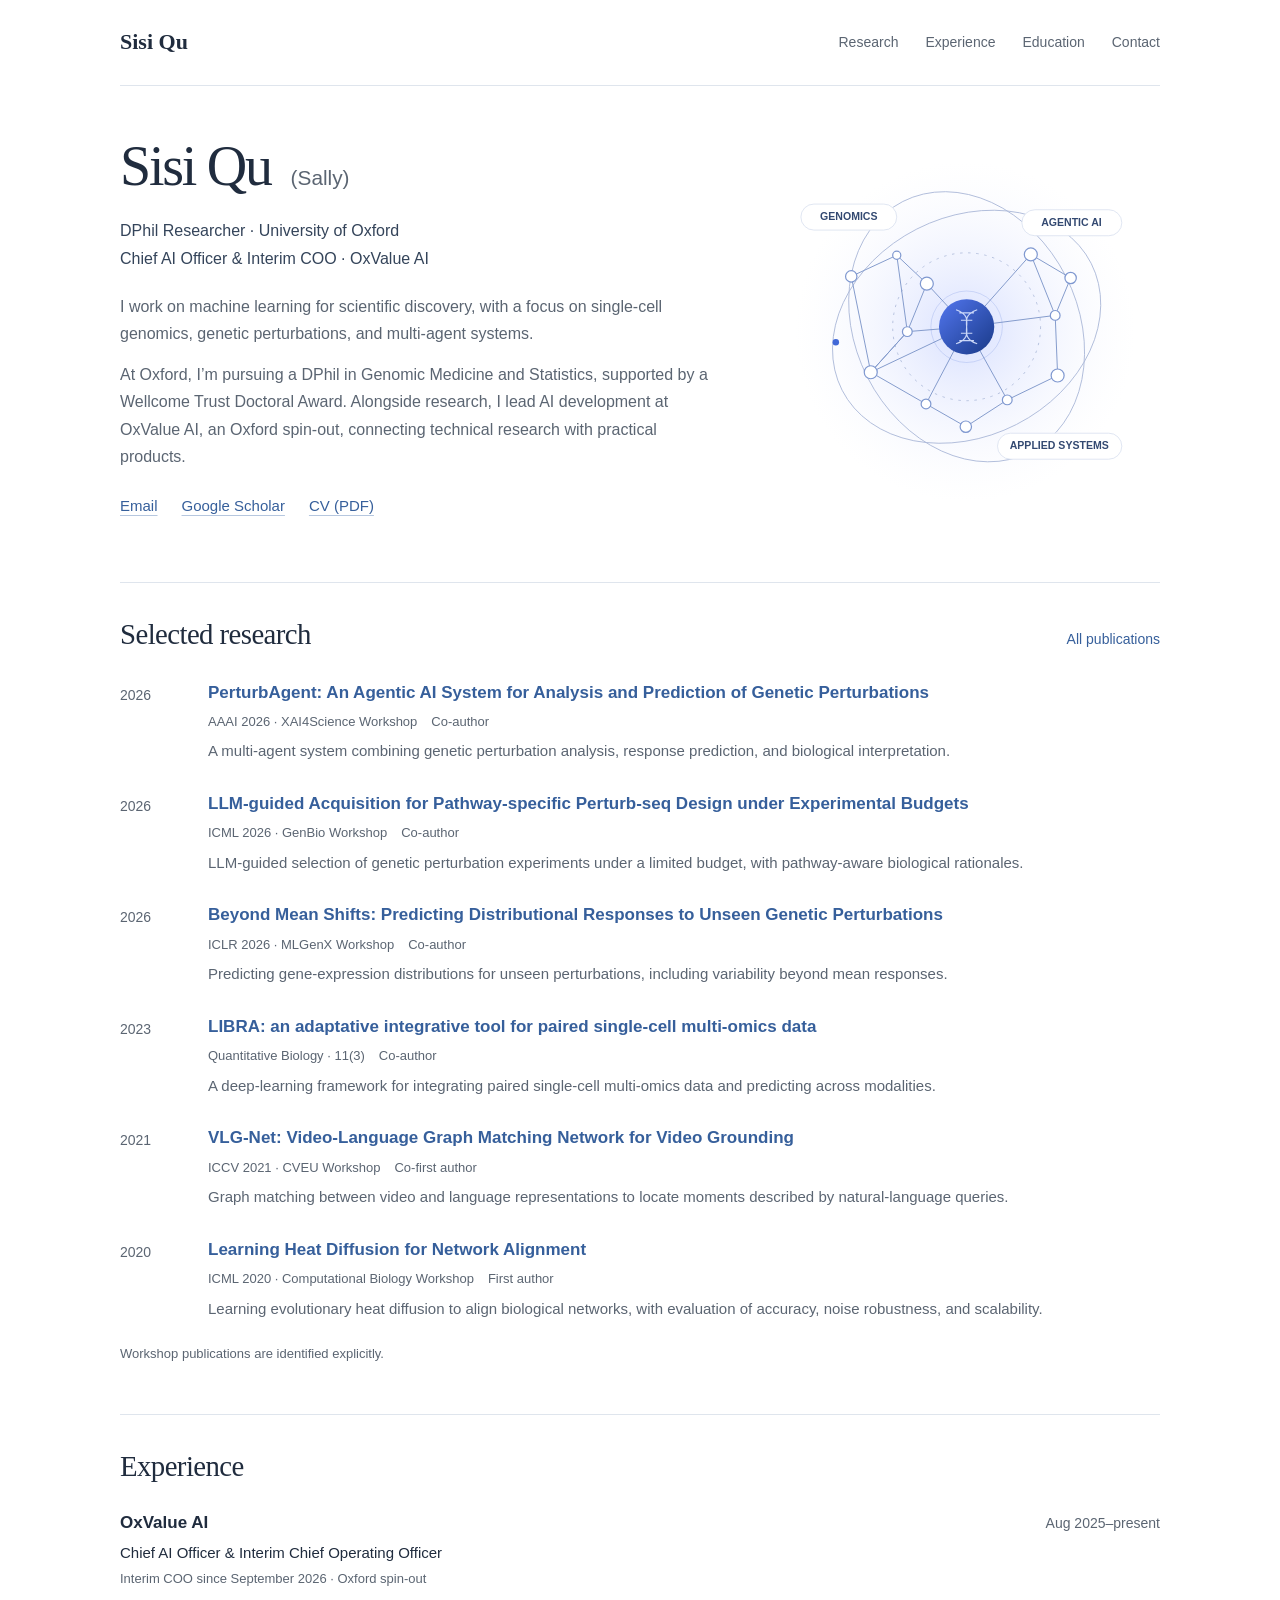
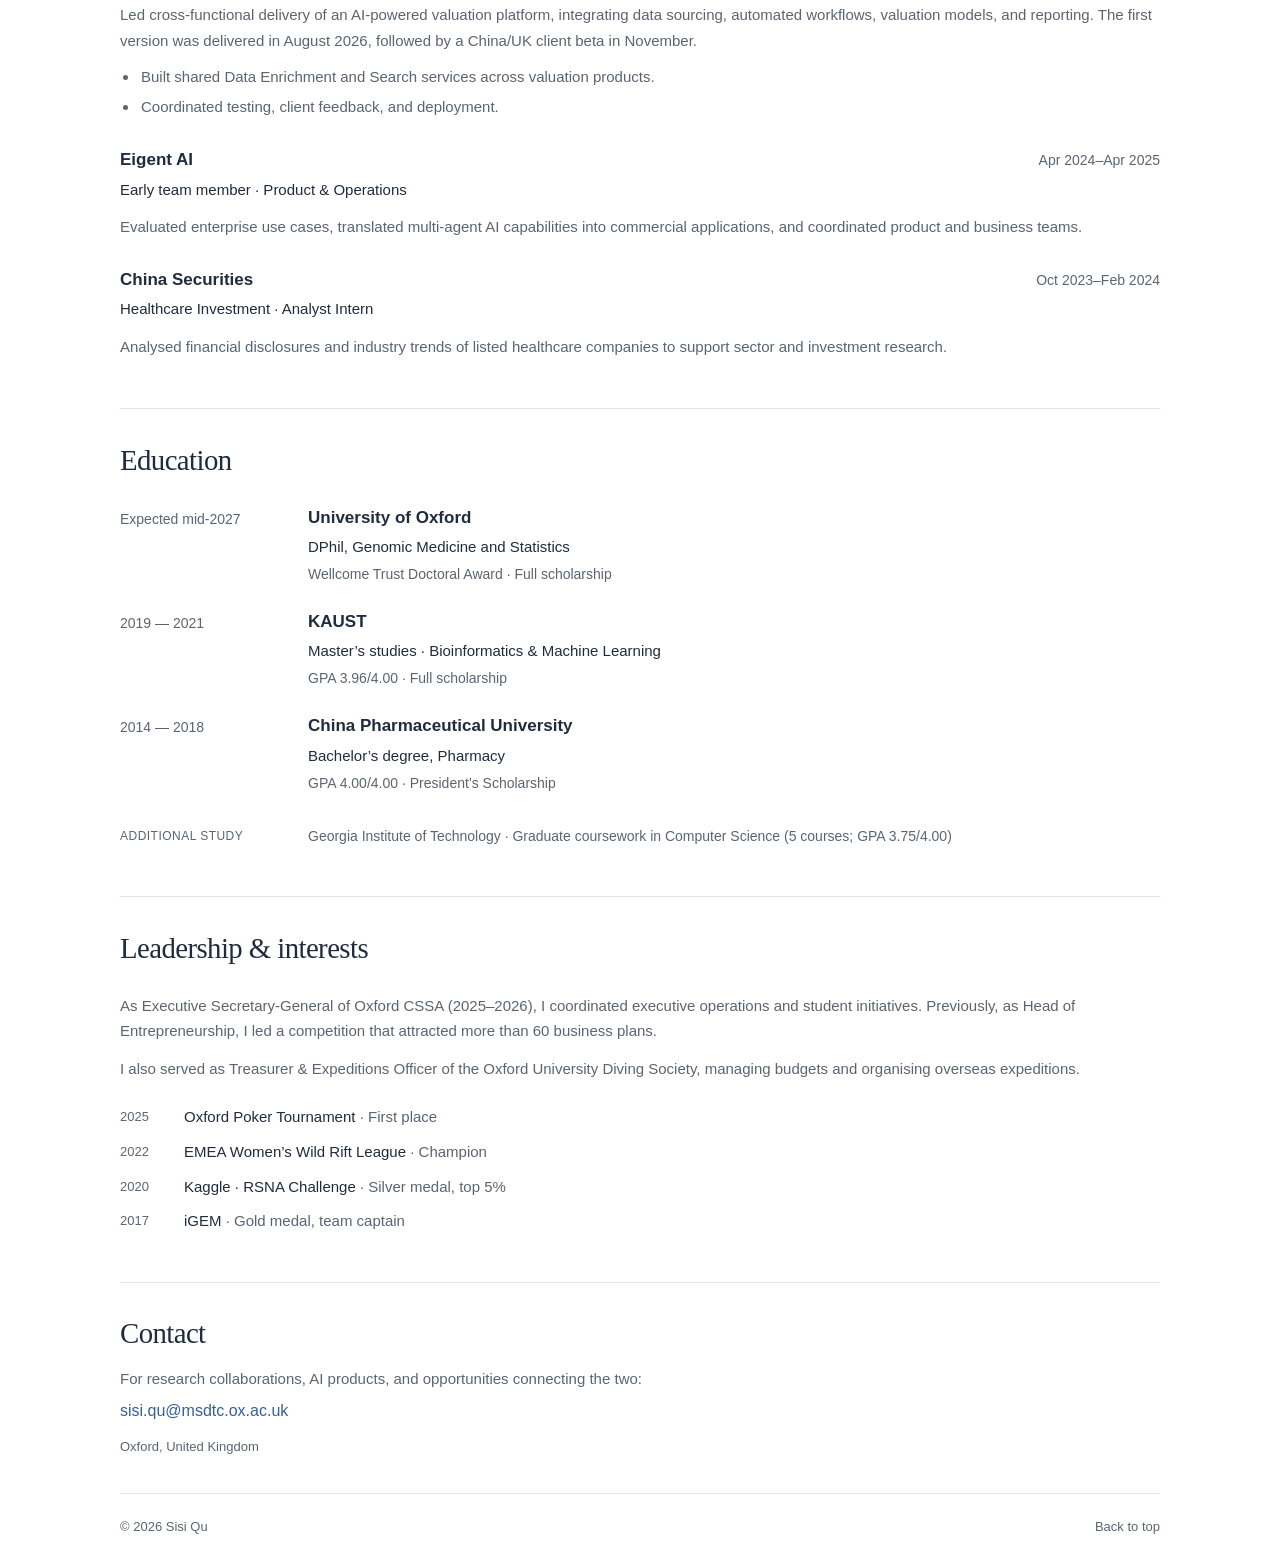
<file: index.html>
<!doctype html>
<html lang="en">
<head>
  <meta charset="utf-8">
  <meta name="viewport" content="width=device-width, initial-scale=1">
  <meta name="theme-color" content="#ffffff">
  <title>Sisi Qu | Research &amp; Applied AI</title>
  <meta name="description" content="Sisi Qu (Sally), DPhil researcher at the University of Oxford and AI leader. Exploring AI for scientific discovery, genomics, and real-world systems.">
  <link rel="canonical" href="https://sallyqus.github.io/">
  <meta property="og:url" content="https://sallyqus.github.io/">
  <meta property="og:type" content="website">
  <meta property="og:title" content="Sisi Qu | Research &amp; Applied AI">
  <meta property="og:description" content="Sisi Qu (Sally), DPhil researcher at the University of Oxford and AI leader. Exploring AI for scientific discovery, genomics, and real-world systems.">
  <link rel="icon" type="image/svg+xml" href="assets/favicon.svg">
  <link rel="stylesheet" href="styles.css?v=20261125">
</head>
<body id="home">
<a class="skip-link" href="#main">Skip to content</a>
<div class="page">
<header class="topbar"><a class="site-name" href="#home">Sisi Qu</a><nav aria-label="Main navigation"><a href="#research">Research</a><a href="#experience">Experience</a><a href="#education">Education</a><a href="#contact">Contact</a></nav></header>
<main id="main">
<section class="profile" id="about" aria-labelledby="profile-heading">
<div class="profile-copy">
<h1 id="profile-heading">Sisi Qu <span>(Sally)</span></h1>
<div class="roles"><p>DPhil Researcher · University of Oxford</p><p>Chief AI Officer & Interim COO · OxValue AI</p></div>
<div class="bio"><p>I work on machine learning for scientific discovery, with a focus on single-cell genomics, genetic perturbations, and multi-agent systems.</p><p>At Oxford, I’m pursuing a DPhil in Genomic Medicine and Statistics, supported by a Wellcome Trust Doctoral Award. Alongside research, I lead AI development at OxValue AI, an Oxford spin-out, connecting technical research with practical products.</p></div>
<div class="profile-links"><a href="mailto:sisi.qu@msdtc.ox.ac.uk">Email</a><a href="https://scholar.google.com/citations?user=iOoaBZkAAAAJ&hl=en" target="_blank" rel="noopener">Google Scholar</a><a href="assets/Sisi-Qu-CV.pdf" target="_blank" rel="noopener">CV (PDF)</a></div>
</div>
<div class="research-art" role="img" aria-label="Conceptual illustration connecting genomics, AI agents, and applied systems">
<svg viewBox="0 0 480 440" xmlns="http://www.w3.org/2000/svg" aria-hidden="true">
        <defs><radialGradient id="halo"><stop stop-color="#c8d3ff" stop-opacity=".7"/><stop offset="1" stop-color="#f3f5fc" stop-opacity="0"/></radialGradient><linearGradient id="sphere" x1="0" x2="1" y2="1"><stop stop-color="#5276ef"/><stop offset="1" stop-color="#193987"/></linearGradient><pattern id="dots" width="23" height="23" patternUnits="userSpaceOnUse"><circle cx="1" cy="1" r=".9" fill="#b5bfd6" opacity=".5"/></pattern></defs>
        <circle cx="240" cy="226" r="210" fill="url(#halo)"/>
        <g fill="none" stroke="#aab8d8" stroke-width="1"><ellipse cx="242" cy="220" rx="172" ry="135" transform="rotate(-27 242 220)"/><ellipse cx="242" cy="220" rx="137" ry="173" transform="rotate(-27 242 220)"/><circle cx="242" cy="220" r="91" stroke-dasharray="3 7"/></g>
        <g stroke="#829acb" stroke-width="1.2" fill="none"><path d="M100 158L156 132L193 167L242 220L321 131L370 160L351 206L242 220L292 310L241 343L192 315L242 220L124 276L100 158M156 132L169 226L124 276L192 315M193 167L169 226L242 220M321 131L351 206M292 310L354 280L351 206M124 276L169 226"/></g>
        <g fill="#fff" stroke="#7f98d0" stroke-width="1.5"><circle cx="100" cy="158" r="7"/><circle cx="156" cy="132" r="5"/><circle cx="193" cy="167" r="8"/><circle cx="169" cy="226" r="6"/><circle cx="124" cy="276" r="8"/><circle cx="192" cy="315" r="6"/><circle cx="241" cy="343" r="7"/><circle cx="292" cy="310" r="6"/><circle cx="354" cy="280" r="8"/><circle cx="351" cy="206" r="6"/><circle cx="370" cy="160" r="7"/><circle cx="321" cy="131" r="8"/></g>
        <circle class="pulse-ring" cx="242" cy="220" r="44" fill="none" stroke="#5474d5" opacity=".25"/><circle cx="242" cy="220" r="34" fill="url(#sphere)"/>
        <g fill="none" stroke="#dce5ff" stroke-width="1.4" opacity=".9"><path d="M229 199C258 209 226 231 255 241M255 199C226 209 258 231 229 241M233 203H251M235 212H249M235 228H249M233 237H251"/></g>
        <circle class="orbit-dot" cx="81" cy="239" r="4" fill="#4168d7"/>
        <g font-family="Arial, sans-serif" font-size="13" font-weight="600" fill="#334971"><rect x="38" y="69" width="118" height="32" rx="16" fill="#fff" stroke="#d9e0ef"/><text x="97" y="89" text-anchor="middle">GENOMICS</text><rect x="310" y="76" width="123" height="32" rx="16" fill="#fff" stroke="#d9e0ef"/><text x="371" y="96" text-anchor="middle">AGENTIC AI</text><rect x="280" y="351" width="153" height="32" rx="16" fill="#fff" stroke="#d9e0ef"/><text x="356" y="371" text-anchor="middle">APPLIED SYSTEMS</text></g>
      </svg>
</div></section>
<section class="content-section" id="research" aria-labelledby="research-heading"><div class="section-heading"><h2 id="research-heading">Selected research</h2><a class="section-link" href="https://scholar.google.com/citations?user=iOoaBZkAAAAJ&hl=en" target="_blank" rel="noopener">All publications</a></div><div class="publications">
<article class="publication"><span class="pub-year">2026</span><div><h3><a href="https://ora.ox.ac.uk/objects/uuid%3Aee9f614d-4c1e-4a5f-b493-d0af9d03033e" target="_blank" rel="noopener">PerturbAgent: An Agentic AI System for Analysis and Prediction of Genetic Perturbations</a></h3><div class="pub-meta"><span class="pub-venue">AAAI 2026 · XAI4Science Workshop</span><span class="pub-role">Co-author</span></div><p class="pub-summary">A multi-agent system combining genetic perturbation analysis, response prediction, and biological interpretation.</p></div></article>
<article class="publication"><span class="pub-year">2026</span><div><h3><a href="https://openreview.net/forum?id=Ii56BVBZjj" target="_blank" rel="noopener">LLM-guided Acquisition for Pathway-specific Perturb-seq Design under Experimental Budgets</a></h3><div class="pub-meta"><span class="pub-venue">ICML 2026 · GenBio Workshop</span><span class="pub-role">Co-author</span></div><p class="pub-summary">LLM-guided selection of genetic perturbation experiments under a limited budget, with pathway-aware biological rationales.</p></div></article>
<article class="publication"><span class="pub-year">2026</span><div><h3><a href="https://openreview.net/forum?id=TSrxbWcF7Q" target="_blank" rel="noopener">Beyond Mean Shifts: Predicting Distributional Responses to Unseen Genetic Perturbations</a></h3><div class="pub-meta"><span class="pub-venue">ICLR 2026 · MLGenX Workshop</span><span class="pub-role">Co-author</span></div><p class="pub-summary">Predicting gene-expression distributions for unseen perturbations, including variability beyond mean responses.</p></div></article>
<article class="publication"><span class="pub-year">2023</span><div><h3><a href="https://doi.org/10.15302/J-QB-022-0318" target="_blank" rel="noopener">LIBRA: an adaptative integrative tool for paired single-cell multi-omics data</a></h3><div class="pub-meta"><span class="pub-venue">Quantitative Biology · 11(3)</span><span class="pub-role">Co-author</span></div><p class="pub-summary">A deep-learning framework for integrating paired single-cell multi-omics data and predicting across modalities.</p></div></article>
<article class="publication"><span class="pub-year">2021</span><div><h3><a href="https://openaccess.thecvf.com/content/ICCV2021W/CVEU/papers/Soldan_VLG-Net_Video-Language_Graph_Matching_Network_for_Video_Grounding_ICCVW_2021_paper.pdf" target="_blank" rel="noopener">VLG-Net: Video-Language Graph Matching Network for Video Grounding</a></h3><div class="pub-meta"><span class="pub-venue">ICCV 2021 · CVEU Workshop</span><span class="pub-role">Co-first author</span></div><p class="pub-summary">Graph matching between video and language representations to locate moments described by natural-language queries.</p></div></article>
<article class="publication"><span class="pub-year">2020</span><div><h3><a href="https://arxiv.org/abs/2007.05401" target="_blank" rel="noopener">Learning Heat Diffusion for Network Alignment</a></h3><div class="pub-meta"><span class="pub-venue">ICML 2020 · Computational Biology Workshop</span><span class="pub-role">First author</span></div><p class="pub-summary">Learning evolutionary heat diffusion to align biological networks, with evaluation of accuracy, noise robustness, and scalability.</p></div></article>
</div><p class="section-note">Workshop publications are identified explicitly.</p></section>
<section class="content-section" id="experience" aria-labelledby="experience-heading"><h2 id="experience-heading">Experience</h2>
<article class="experience-item"><div class="item-heading"><h3>OxValue AI</h3><span class="date">Aug 2025–present</span></div><p class="role">Chief AI Officer & Interim Chief Operating Officer</p><p class="role-note">Interim COO since September 2026 · Oxford spin-out</p><p>Led cross-functional delivery of an AI-powered valuation platform, integrating data sourcing, automated workflows, valuation models, and reporting. The first version was delivered in August 2026, followed by a China/UK client beta in November.</p><ul><li>Built shared Data Enrichment and Search services across valuation products.</li><li>Coordinated testing, client feedback, and deployment.</li></ul></article>
<article class="experience-item"><div class="item-heading"><h3>Eigent AI</h3><span class="date">Apr 2024–Apr 2025</span></div><p class="role">Early team member · Product & Operations</p><p>Evaluated enterprise use cases, translated multi-agent AI capabilities into commercial applications, and coordinated product and business teams.</p></article>
<article class="experience-item"><div class="item-heading"><h3>China Securities</h3><span class="date">Oct 2023–Feb 2024</span></div><p class="role">Healthcare Investment · Analyst Intern</p><p>Analysed financial disclosures and industry trends of listed healthcare companies to support sector and investment research.</p></article>
</section>
<section class="content-section" id="education" aria-labelledby="education-heading"><h2 id="education-heading">Education</h2><div class="education-list"><article><span class="edu-year">Expected mid-2027</span><div><h3>University of Oxford</h3><p>DPhil, Genomic Medicine and Statistics</p><p class="edu-detail">Wellcome Trust Doctoral Award · Full scholarship</p></div></article><article><span class="edu-year">2019 — 2021</span><div><h3>KAUST</h3><p>Master’s studies · Bioinformatics & Machine Learning</p><p class="edu-detail">GPA 3.96/4.00 · Full scholarship</p></div></article><article><span class="edu-year">2014 — 2018</span><div><h3>China Pharmaceutical University</h3><p>Bachelor’s degree, Pharmacy</p><p class="edu-detail">GPA 4.00/4.00 · President’s Scholarship</p></div></article><div class="coursework"><span>ADDITIONAL STUDY</span><p>Georgia Institute of Technology · Graduate coursework in Computer Science (5 courses; GPA 3.75/4.00)</p></div></div>
</section>
<section class="content-section" id="beyond" aria-labelledby="beyond-heading"><h2 id="beyond-heading">Leadership & interests</h2><div class="leadership-copy"><p>As Executive Secretary-General of Oxford CSSA (2025–2026), I coordinated executive operations and student initiatives. Previously, as Head of Entrepreneurship, I led a competition that attracted more than 60 business plans.</p><p>I also served as Treasurer & Expeditions Officer of the Oxford University Diving Society, managing budgets and organising overseas expeditions.</p></div>
<ul class="awards"><li><span class="award-year">2025</span><span><strong>Oxford Poker Tournament</strong> · First place</span></li><li><span class="award-year">2022</span><span><strong>EMEA Women’s Wild Rift League</strong> · Champion</span></li><li><span class="award-year">2020</span><span><strong>Kaggle · RSNA Challenge</strong> · Silver medal, top 5%</span></li><li><span class="award-year">2017</span><span><strong>iGEM</strong> · Gold medal, team captain</span></li></ul></section>
<section class="contact" id="contact" aria-labelledby="contact-heading"><h2 id="contact-heading">Contact</h2><p>For research collaborations, AI products, and opportunities connecting the two:</p><a href="mailto:sisi.qu@msdtc.ox.ac.uk">sisi.qu@msdtc.ox.ac.uk</a><p class="location">Oxford, United Kingdom</p></section>
</main>
<footer><span>© 2026 Sisi Qu</span><a href="#home">Back to top</a></footer>
</div>
</body></html>
</file>
<file: styles.css>
:root {
  color-scheme: light;
  --ink: #202c3e;
  --muted: #5b6572;
  --link: #365f9b;
  --line: #dfe5ed;
  --serif: Georgia, 'Times New Roman', serif;
  --sans: -apple-system, BlinkMacSystemFont, 'Segoe UI', Helvetica, Arial, sans-serif;
}
* { box-sizing: border-box; }
html { scroll-behavior: smooth; scroll-padding-top: 28px; }
body { margin: 0; background: #fff; color: var(--ink); font: 16px/1.72 var(--sans); }
h1, h2, h3, p { margin: 0; }
a { color: var(--link); text-decoration: none; }
a:hover { text-decoration: underline; text-underline-offset: 3px; }
a:focus-visible { outline: 2px solid var(--link); outline-offset: 5px; }
.page { max-width: 1120px; margin: 0 auto; padding: 0 40px; }
.topbar { min-height: 86px; border-bottom: 1px solid var(--line); display: flex; align-items: center; justify-content: space-between; gap: 32px; }
.site-name { color: var(--ink); font: 600 1.375rem/1.3 var(--serif); }
.topbar nav { display: flex; flex-wrap: wrap; gap: 27px; font-size: .875rem; }
.topbar nav a { color: var(--muted); }
.profile { display: grid; grid-template-columns: minmax(0, 1.45fr) minmax(0, 1fr); gap: 42px; align-items: center; padding: 48px 0 49px; }
.profile-copy { min-width: 0; }
h1 { font: 400 3.5rem/1.15 var(--serif); letter-spacing: -.04em; margin-bottom: 19px; }
h1 span { font: 400 1.3rem/1.4 var(--sans); color: var(--muted); letter-spacing: 0; margin-left: 8px; white-space: nowrap; }
.roles { font-size: 1rem; color: #34445a; line-height: 1.7; }
.bio { margin-top: 21px; color: var(--muted); }
.bio p + p { margin-top: 13px; }
.profile-links { display: flex; flex-wrap: wrap; gap: 24px; margin-top: 22px; font-size: .9375rem; }
.profile-links a { text-decoration: underline; text-decoration-color: #b6c7df; text-underline-offset: 4px; }
.research-art { width: 100%; max-width: 390px; justify-self: end; }
.research-art svg { display: block; width: 100%; height: auto; }
.content-section { border-top: 1px solid var(--line); padding-top: 32px; margin-top: 14px; padding-bottom: 34px; }
h2 { font: 500 1.8rem/1.35 var(--serif); letter-spacing: -.02em; margin-bottom: 25px; }
.section-heading { display: flex; justify-content: space-between; align-items: baseline; gap: 20px; margin-bottom: 26px; }
.section-heading h2 { margin: 0; }
.section-link { font-size: .875rem; white-space: nowrap; }
.publication { display: grid; grid-template-columns: 64px minmax(0, 1fr); gap: 24px; padding-bottom: 27px; }
.publication:last-child { padding-bottom: 0; }
.pub-year { font-size: .875rem; color: var(--muted); padding-top: 3px; }
.publication h3 { font-size: 1.0625rem; font-weight: 600; line-height: 1.55; }
.pub-meta { display: flex; flex-wrap: wrap; column-gap: 14px; row-gap: 3px; font-size: .8125rem; color: var(--muted); margin-top: 5px; }
.pub-summary { color: var(--muted); font-size: .9375rem; line-height: 1.65; margin-top: 6px; }
.section-note { font-size: .8125rem; color: var(--muted); margin-top: 22px; }
.experience-item + .experience-item { margin-top: 27px; }
.item-heading { display: flex; justify-content: space-between; align-items: baseline; gap: 24px; }
.item-heading h3 { font-size: 1.0625rem; font-weight: 600; line-height: 1.55; }
.date { color: var(--muted); font-size: .875rem; white-space: nowrap; }
.experience-item .role { margin-top: 3px; font-size: .9375rem; }
.role-note { color: var(--muted); font-size: .8125rem; margin-top: 2px; }
.experience-item > p:not(.role):not(.role-note) { margin-top: 12px; color: var(--muted); font-size: .9375rem; }
.experience-item ul { font-size: .9375rem; color: var(--muted); padding-left: 19px; margin: 10px 0 0; }
.experience-item li { margin-top: 5px; padding-left: 2px; }
.education-list article { display: grid; grid-template-columns: 160px minmax(0, 1fr); gap: 28px; }
.education-list article + article { margin-top: 23px; }
.edu-year { color: var(--muted); font-size: .875rem; padding-top: 2px; }
.education-list h3 { font-size: 1.0625rem; font-weight: 600; line-height: 1.55; }
.education-list p { font-size: .9375rem; margin-top: 3px; }
.education-list .edu-detail { font-size: .875rem; color: var(--muted); margin-top: 2px; }
.coursework { display: grid; grid-template-columns: 160px minmax(0, 1fr); gap: 28px; margin-top: 26px; }
.coursework > span { font-size: .75rem; color: var(--muted); padding-top: 5px; letter-spacing: .04em; }
.coursework p { color: var(--muted); font-size: .875rem; }
.leadership-copy { color: var(--muted); font-size: .9375rem; }
.leadership-copy p + p { margin-top: 12px; }
.awards { list-style: none; padding: 0; margin: 22px 0 0; font-size: .9375rem; }
.awards li { display: grid; grid-template-columns: 46px minmax(0, 1fr); gap: 18px; margin-top: 9px; color: var(--muted); }
.award-year { font-size: .8125rem; padding-top: 2px; }
.awards strong { font-weight: 500; color: var(--ink); }
.contact { border-top: 1px solid var(--line); padding: 31px 0 34px; margin-top: 14px; }
.contact h2 { margin-bottom: 13px; }
.contact p { color: var(--muted); font-size: .9375rem; }
.contact > a { display: inline-block; margin-top: 5px; overflow-wrap: anywhere; }
.contact .location { margin-top: 12px; font-size: .8125rem; }
footer { border-top: 1px solid var(--line); display: flex; align-items: center; justify-content: space-between; gap: 20px; padding: 22px 0 28px; color: var(--muted); font-size: .8125rem; }
footer a { color: var(--muted); }
.skip-link { position: absolute; top: -100px; left: 20px; background: #fff; padding: 9px 15px; }
.skip-link:focus { top: 12px; z-index: 5; }
@media (max-width: 900px) {
  .page { padding: 0 30px; }
  .profile { grid-template-columns: minmax(0, 1.45fr) minmax(0, 1fr); gap: 20px; padding: 39px 0 40px; }
  h1 { font-size: 3.1rem; }
  .roles, .bio { font-size: .9375rem; }
  .topbar nav { gap: 22px; }
}
@media (max-width: 700px) {
  .page { padding: 0 24px; }
  .topbar { min-height: 78px; gap: 12px 24px; padding: 20px 0 17px; flex-wrap: wrap; }
  .site-name { font-size: 1.25rem; }
  .topbar nav { gap: 19px; font-size: .8125rem; }
  .profile { grid-template-columns: 1fr; gap: 21px; padding: 30px 0 27px; }
  h1 { font-size: 2.85rem; margin-bottom: 16px; }
  h1 span { font-size: 1.125rem; margin-left: 5px; }
  .bio { margin-top: 18px; }
  .profile-links { margin-top: 19px; gap: 23px; font-size: .875rem; }
  .research-art { max-width: 300px; justify-self: center; }
  .content-section { padding-top: 27px; padding-bottom: 28px; margin-top: 5px; }
  h2 { font-size: 1.6rem; margin-bottom: 22px; }
  .section-heading { flex-wrap: wrap; gap: 8px 14px; margin-bottom: 22px; }
  .section-link { font-size: .8125rem; }
  .publication { grid-template-columns: 1fr; gap: 4px; padding-bottom: 25px; }
  .pub-year { font-size: .8125rem; padding: 0; }
  .publication h3 { font-size: 1rem; }
  .pub-meta { font-size: .8125rem; }
  .pub-summary { font-size: .9375rem; }
  .item-heading { flex-wrap: wrap; gap: 3px 14px; }
  .date { font-size: .8125rem; }
  .education-list article { grid-template-columns: 1fr; gap: 3px; }
  .edu-year { font-size: .8125rem; }
  .coursework { grid-template-columns: 1fr; gap: 5px; margin-top: 23px; }
  .coursework p { margin: 0; }
  .awards { font-size: .875rem; }
  .awards li { gap: 10px; grid-template-columns: 39px minmax(0, 1fr); }
  .contact { padding-top: 26px; padding-bottom: 28px; margin-top: 5px; }
  footer { font-size: .75rem; padding: 21px 0 24px; }
}
@media (max-width: 360px) {
  .page { padding: 0 20px; }
  .topbar nav { gap: 16px; }
  h1 { font-size: 2.5rem; }
  h1 span { font-size: 1rem; }
}
@media (prefers-reduced-motion: reduce) { html { scroll-behavior: auto; } }
@media print {
  .page { max-width: none; padding: 0; }
  body { font-size: 11pt; }
  .topbar, .skip-link, footer { display: none; }
  .profile { padding: 0 0 20px; }
  h1 { font-size: 29pt; }
  h2 { font-size: 19pt; }
  .content-section { padding-top: 20px; padding-bottom: 20px; }
  .publication, .experience-item, .education-list article { break-inside: avoid; }
  a { color: inherit; }
}
</file>
